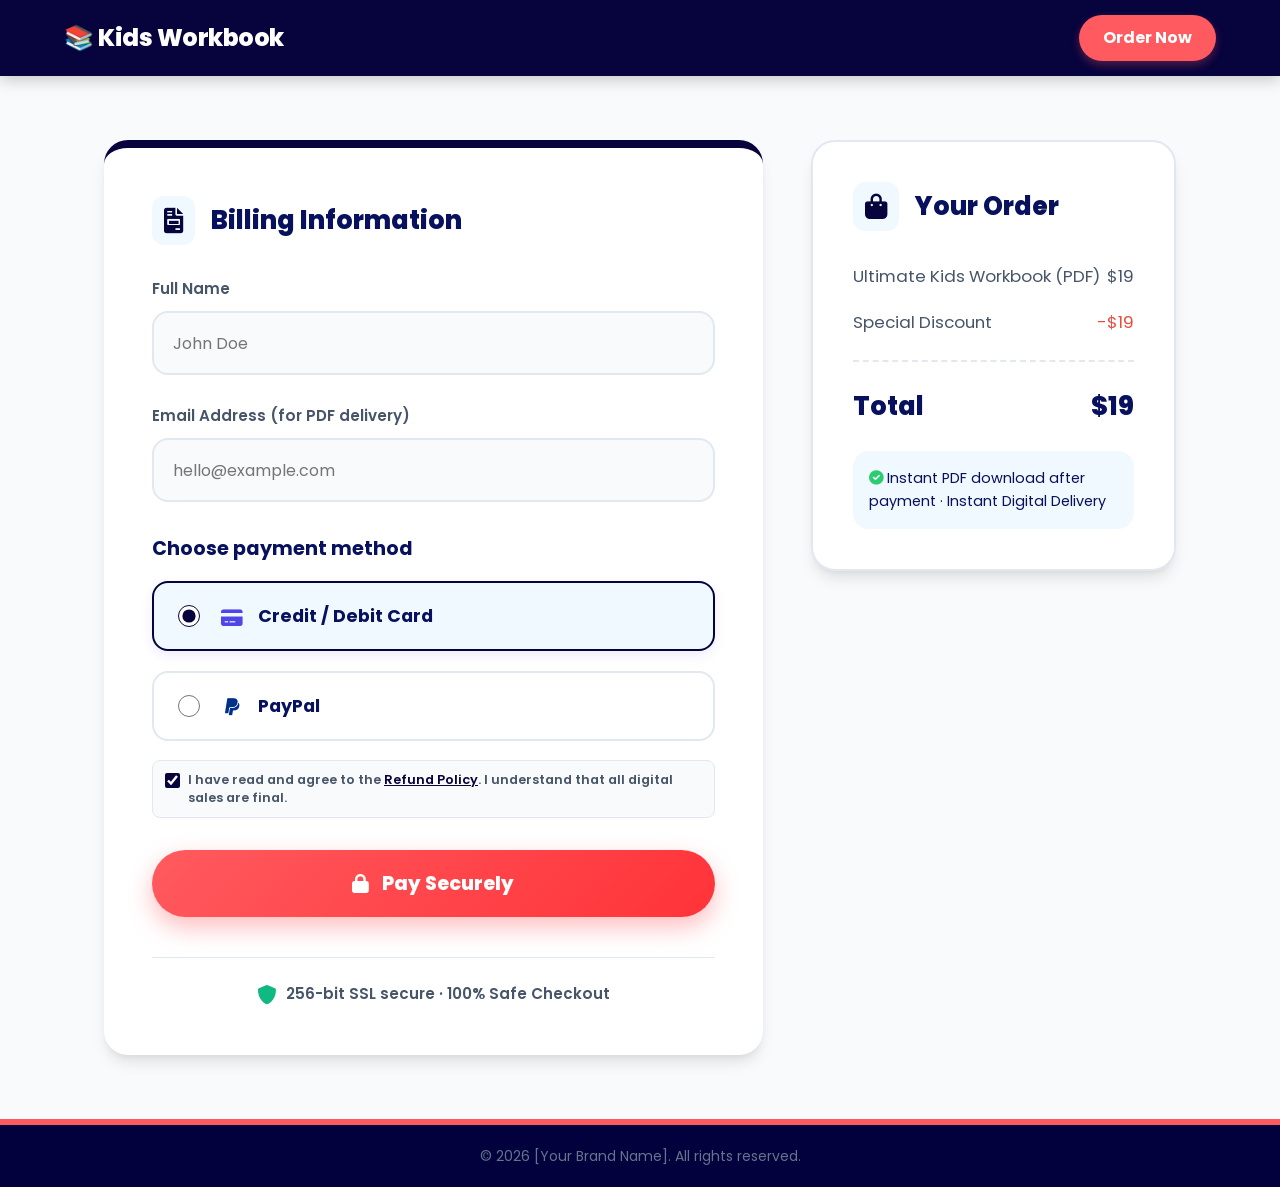
<file: frontend/checkout.html>
<!DOCTYPE html>
<html lang="en">

<head>
    <meta charset="UTF-8">
    <meta name="viewport" content="width=device-width, initial-scale=1.0">
    <title>Secure Checkout · Kids Workbook</title>
    <link href="https://fonts.googleapis.com/css2?family=Poppins:wght@400;600;700&display=swap" rel="stylesheet">
    <link rel="stylesheet" href="https://cdnjs.cloudflare.com/ajax/libs/font-awesome/6.0.0-beta3/css/all.min.css">
    <link rel="stylesheet" href="checkout.css">
    <link rel="stylesheet" href="index.css">
    <link rel="stylesheet" href="footer-style.css">
</head>

<body>
    <nav class="top-nav">
        <a href="#" class="nav-brand" style="text-decoration: none;">📚 Kids Workbook</a>
        <a href="checkout.html" class="nav-btn">Order Now</a>
    </nav>

    <div class="checkout-wrapper">
        <div class="form-box">
            <h2><i class="fas fa-file-invoice"></i> Billing Information</h2>
            <form id="checkout-form">
                <div class="form-group">
                    <label>Full Name</label>
                    <input type="text" id="name" placeholder="John Doe" required>
                </div>
                <div class="form-group">
                    <label>Email Address (for PDF delivery)</label>
                    <input type="email" id="email" placeholder="hello@example.com" required>
                </div>
                

                <h3 style="margin: 2rem 0 1rem; font-size: 1.2rem;">Choose payment method</h3>

                <div class="payment-option selected" data-method="Card">
                    <input type="radio" name="payment_method" value="Card" id="card" checked>
                    <div class="method-info">
                        <span class="method-name">
                            <i class="fas fa-credit-card" style="margin-right: 10px; color: #4F46E5;"></i>
                            Credit / Debit Card
                        </span>
                    </div>
                </div>

                <div class="payment-option" data-method="PayPal">
                    <input type="radio" name="payment_method" value="PayPal" id="paypal">
                    <div class="method-info">
                        <span class="method-name">
                            <i class="fab fa-paypal" style="margin-right: 10px; color: #003087;"></i>
                            PayPal
                        </span>
                    </div>
                </div>

                <div class="form-group policy-agreement"
                    style="display: flex; align-items: flex-start; gap: 8px; margin-top: 1.2rem; background: #F8FAFC; padding: 10px 12px; border-radius: 8px; border: 1px solid #E2E8F0;">
                    <input type="checkbox" id="agree-refund" checked
                        style="width: 15px; height: 15px; cursor: pointer; flex-shrink: 0; margin-top: 2px; accent-color: var(--c-primary);">
                    <label for="agree-refund"
                        style="font-size: 0.8rem; color: var(--c-text-gray); margin: 0; cursor: pointer; line-height: 1.4;">
                        I have read and agree to the <a href="refund-policy.html" target="_blank"
                            style="color: var(--c-primary); text-decoration: underline; font-weight: 600;">Refund
                            Policy</a>. I understand that all digital sales are final.
                    </label>
                </div>
                <button type="button" id="main-pay-button" class="btn-pay" onclick="payNow()">
                    <i class="fas fa-lock"></i> Pay Securely
                </button>

                <div class="trust-badge">
                    <i class="fas fa-shield-alt"></i> 256-bit SSL secure · 100% Safe Checkout
                </div>
            </form>
        </div>

        <div class="summary-box">
            <h2><i class="fas fa-shopping-bag"></i> Your Order</h2>
            <div class="summary-row">
                <span id="checkout-product-name">Ultimate Kids Workbook (PDF)</span>
                <span id="base-price">$19</span>
            </div>
            <div class="summary-row">
                <span>Special Discount</span>
                <span id="discount-price" style="color: #e74c3c;">-$19</span>
            </div>
            <div class="summary-row total-row" id="total-amount">
                <span>Total</span>
                <span id="final-price">$19</span>
            </div>
            <div
                style="background: #f0f9ff; padding: 1rem; border-radius: 16px; margin-top: 1.5rem; font-size: 0.9rem;">
                <i class="fas fa-check-circle" style="color: #2ecc71;"></i> Instant PDF download after payment · Instant
                Digital Delivery
            </div>
        </div>
    </div>

    <div class="popup" id="popup">
        <div class="popup-box">
            <h3>Processing Payment...</h3>
            <p>Please wait</p>
        </div>
    </div>
    <footer class="site-footer mini-footer">

        <div class="footer-bottom">
            <p>&copy; 2026 [Your Brand Name]. All rights reserved.</p>
        </div>
    </footer>
    <script src="config.js"></script>

    <script src="checkout.js"></script>
</body>

</html>
</file>
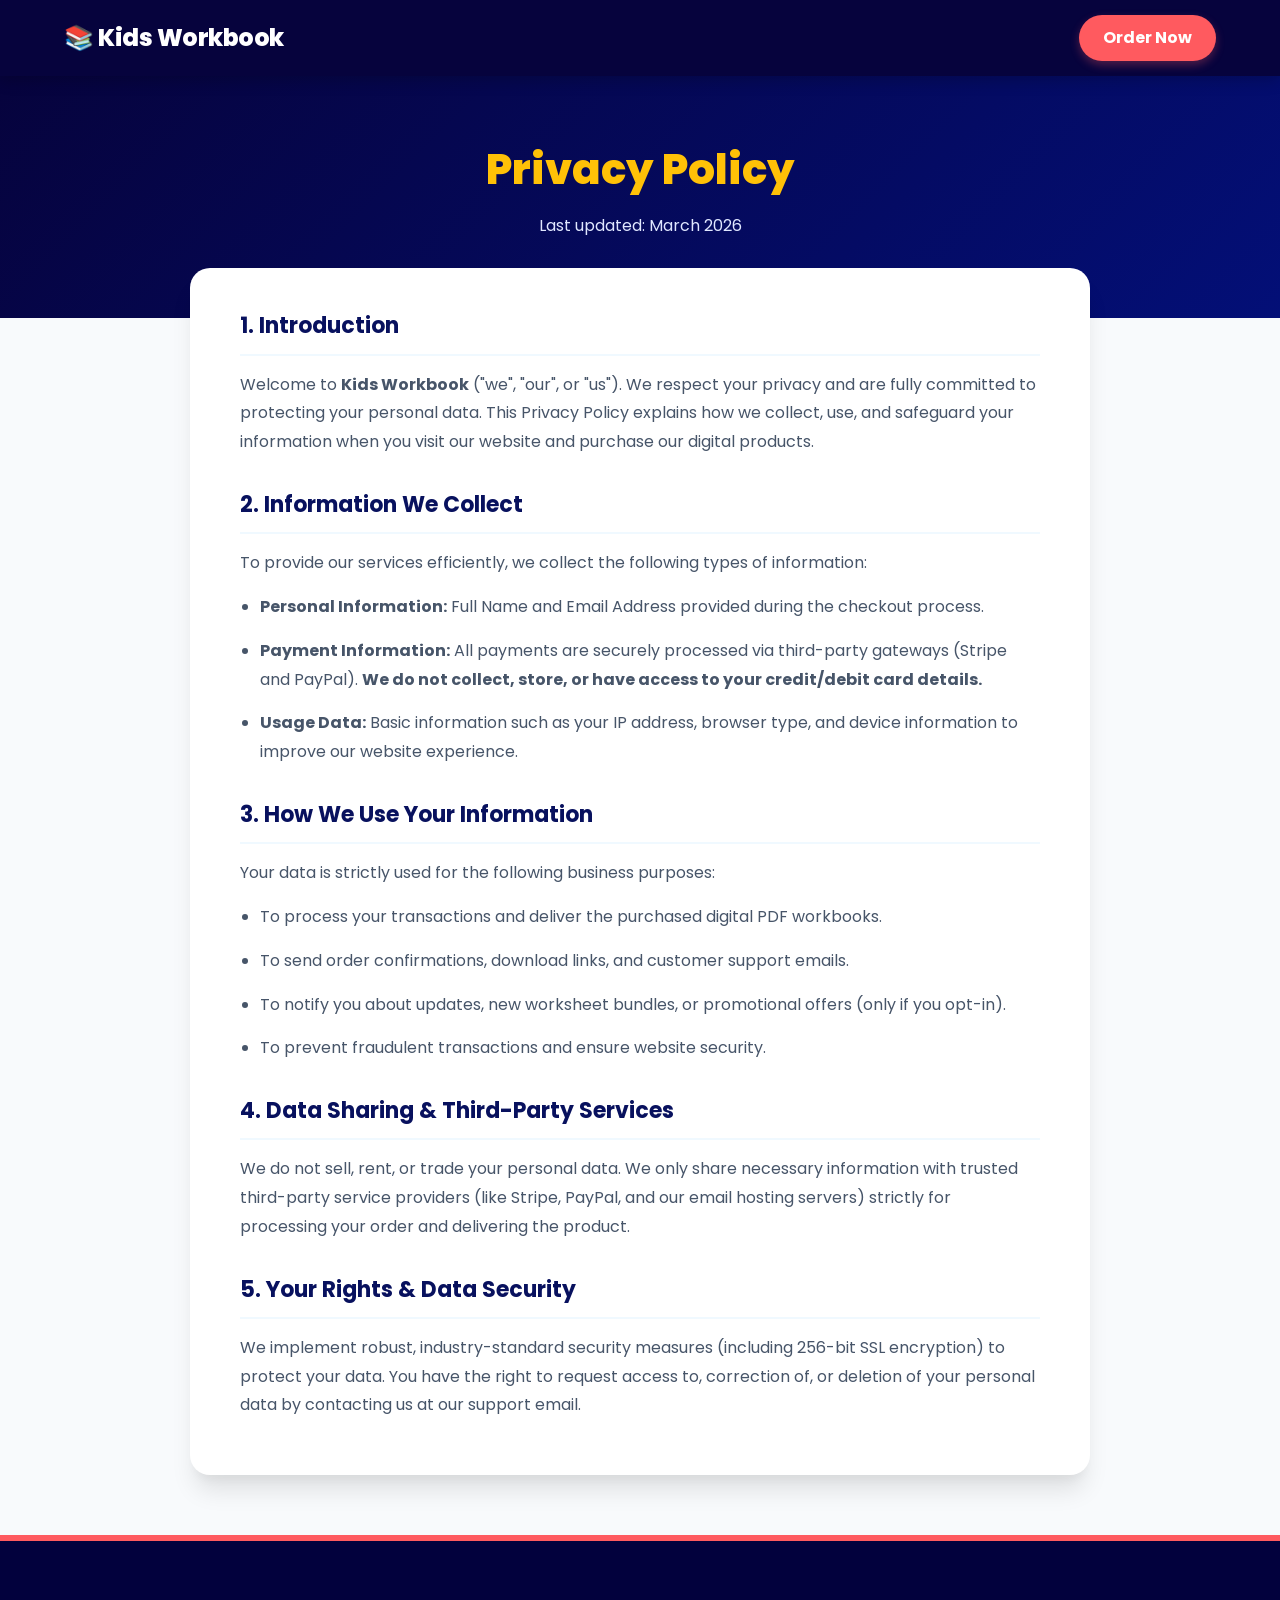
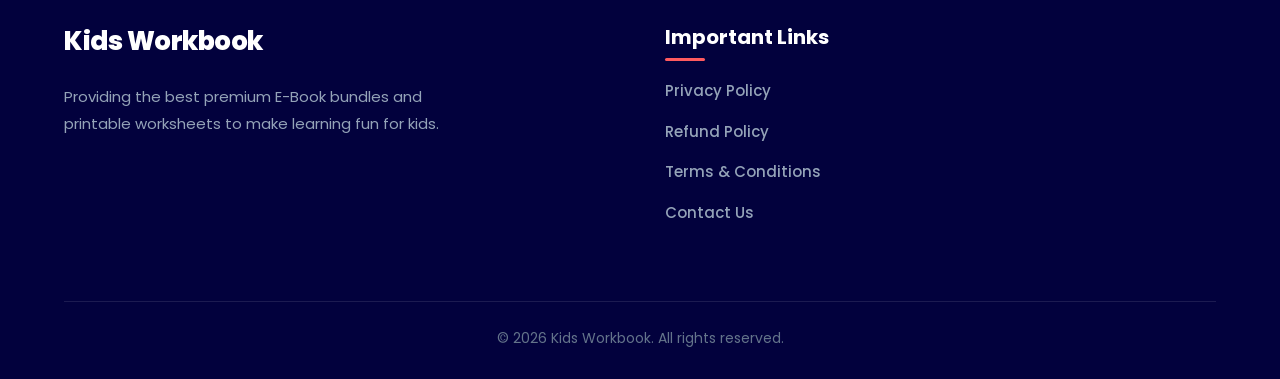
<file: frontend/privacy-policy.html>
<!DOCTYPE html>
<html lang="en">

<head>
    <meta charset="UTF-8">
    <meta name="viewport" content="width=device-width, initial-scale=1.0">
    <title>Privacy Policy - Kids Workbook</title>
    <link href="https://fonts.googleapis.com/css2?family=Poppins:wght@400;600;700;800&display=swap" rel="stylesheet">
    <link rel="stylesheet" href="index.css">
    <link rel="stylesheet" href="footer-style.css">
    <link rel="stylesheet" href="extra.css">
</head>

<body>
    <nav class="top-nav">
        <a href="index.html" class="nav-brand" style="text-decoration: none;">📚 Kids Workbook</a>
        <a href="checkout.html" class="nav-btn">Order Now</a>
    </nav>

    <main class="main-content">
        <div class="policy-header">
            <h1>Privacy Policy</h1>
            <p>Last updated: March 2026</p>
        </div>

        <div class="policy-container">
            <h2>1. Introduction</h2>
            <p>Welcome to <strong>Kids Workbook</strong> ("we", "our", or "us"). We respect your privacy and are fully
                committed to protecting your personal data. This Privacy Policy explains how we collect, use, and
                safeguard your information when you visit our website and purchase our digital products.</p>

            <h2>2. Information We Collect</h2>
            <p>To provide our services efficiently, we collect the following types of information:</p>
            <ul>
                <li><strong>Personal Information:</strong> Full Name and Email Address
                    provided during the checkout process.</li>
                <li><strong>Payment Information:</strong> All payments are securely processed via third-party gateways
                    (Stripe and PayPal). <strong>We do not collect, store, or have access to your credit/debit card
                        details.</strong></li>
                <li><strong>Usage Data:</strong> Basic information such as your IP address, browser type, and device
                    information to improve our website experience.</li>
            </ul>

            <h2>3. How We Use Your Information</h2>
            <p>Your data is strictly used for the following business purposes:</p>
            <ul>
                <li>To process your transactions and deliver the purchased digital PDF workbooks.</li>
                <li>To send order confirmations, download links, and customer support emails.</li>
                <li>To notify you about updates, new worksheet bundles, or promotional offers (only if you opt-in).</li>
                <li>To prevent fraudulent transactions and ensure website security.</li>
            </ul>

            <h2>4. Data Sharing & Third-Party Services</h2>
            <p>We do not sell, rent, or trade your personal data. We only share necessary information with trusted
                third-party service providers (like Stripe, PayPal, and our email hosting servers) strictly for
                processing your order and delivering the product.</p>

            <h2>5. Your Rights & Data Security</h2>
            <p>We implement robust, industry-standard security measures (including 256-bit SSL encryption) to protect
                your data. You have the right to request access to, correction of, or deletion of your personal data by
                contacting us at our support email.</p>
        </div>
    </main>

    <footer class="site-footer">
        <div class="footer-container">
            <div class="footer-brand">
                <h3>Kids Workbook</h3>
                <p>Providing the best premium E-Book bundles and printable worksheets to make learning fun for kids.</p>
            </div>

            <div class="footer-links">
                <h4>Important Links</h4>
                <ul>
                    <li><a href="privacy-policy.html">Privacy Policy</a></li>
                    <li><a href="refund-policy.html">Refund Policy</a></li>
                    <li><a href="terms-conditions.html">Terms & Conditions</a></li>
                    <li><a href="contact-us.html">Contact Us</a></li>
                </ul>
            </div>
        </div>
        <div class="footer-bottom">
            <p>&copy; 2026 Kids Workbook. All rights reserved.</p>
        </div>
    </footer>
    <script src="config.js"></script>
</body>

</html>
</file>
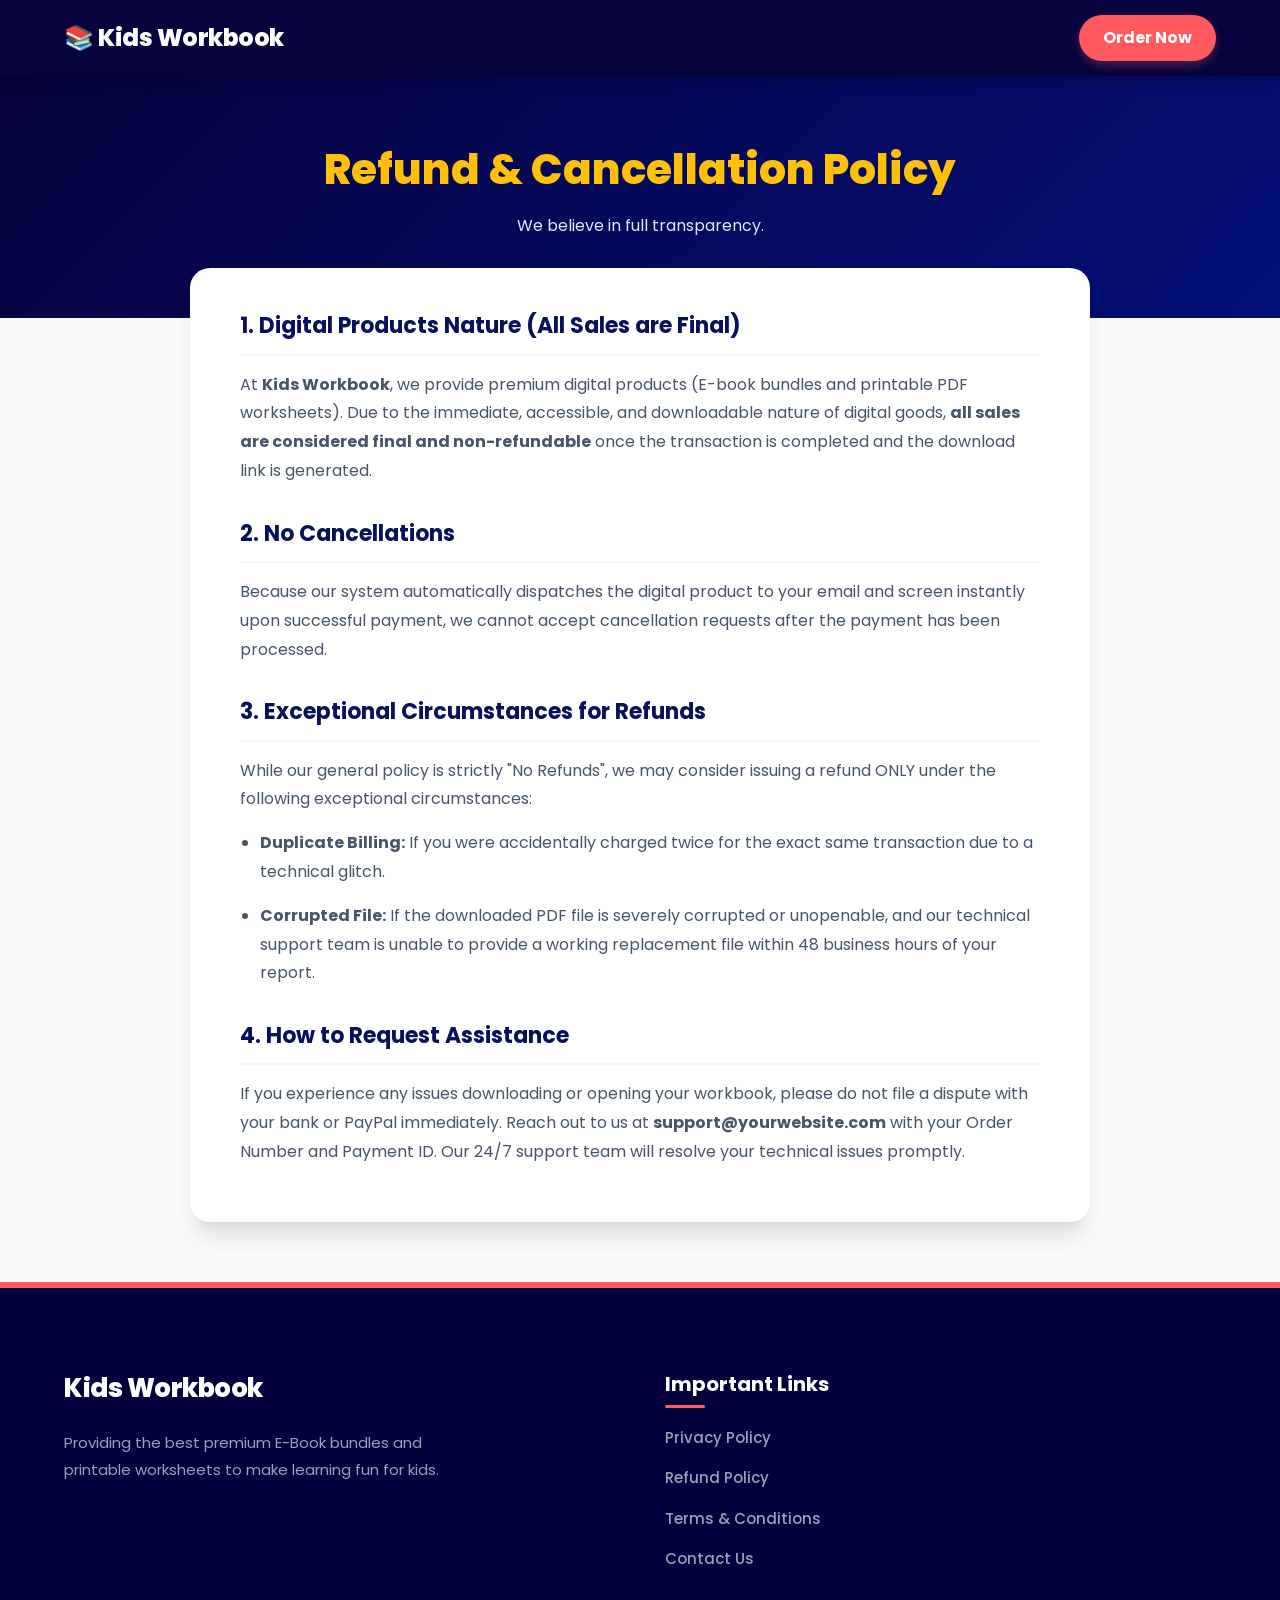
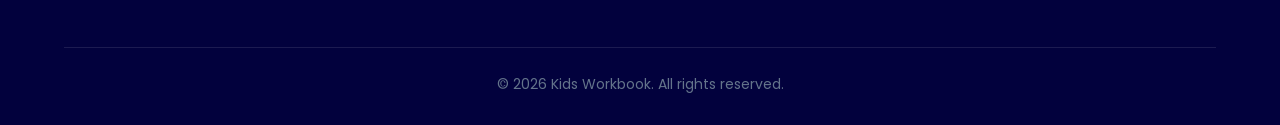
<file: frontend/refund-policy.html>
<!DOCTYPE html>
<html lang="en">

<head>
    <meta charset="UTF-8">
    <meta name="viewport" content="width=device-width, initial-scale=1.0">
    <title>Refund Policy - Kids Workbook</title>
    <link href="https://fonts.googleapis.com/css2?family=Poppins:wght@400;600;700;800&display=swap" rel="stylesheet">
    <link rel="stylesheet" href="index.css">
    <link rel="stylesheet" href="footer-style.css">
    <link rel="stylesheet" href="extra.css">
</head>

<body>
    <nav class="top-nav">
        <a href="index.html" class="nav-brand" style="text-decoration: none;">📚 Kids Workbook</a>
        <a href="checkout.html" class="nav-btn">Order Now</a>
    </nav>

    <main class="main-content">
        <div class="policy-header">
            <h1>Refund & Cancellation Policy</h1>
            <p>We believe in full transparency.</p>
        </div>

        <div class="policy-container">
            <h2>1. Digital Products Nature (All Sales are Final)</h2>
            <p>At <strong>Kids Workbook</strong>, we provide premium digital products (E-book bundles and printable PDF
                worksheets). Due to the immediate, accessible, and downloadable nature of digital goods, <strong>all
                    sales are considered final and non-refundable</strong> once the transaction is completed and the
                download link is generated.</p>

            <h2>2. No Cancellations</h2>
            <p>Because our system automatically dispatches the digital product to your email and screen instantly upon
                successful payment, we cannot accept cancellation requests after the payment has been processed.</p>

            <h2>3. Exceptional Circumstances for Refunds</h2>
            <p>While our general policy is strictly "No Refunds", we may consider issuing a refund ONLY under the
                following exceptional circumstances:</p>
            <ul>
                <li><strong>Duplicate Billing:</strong> If you were accidentally charged twice for the exact same
                    transaction due to a technical glitch.</li>
                <li><strong>Corrupted File:</strong> If the downloaded PDF file is severely corrupted or unopenable, and
                    our technical support team is unable to provide a working replacement file within 48 business hours
                    of your report.</li>
            </ul>

            <h2>4. How to Request Assistance</h2>
            <p>If you experience any issues downloading or opening your workbook, please do not file a dispute with your
                bank or PayPal immediately. Reach out to us at <strong>support@yourwebsite.com</strong> with your Order
                Number and Payment ID. Our 24/7 support team will resolve your technical issues promptly.</p>
        </div>
    </main>

    <footer class="site-footer">
        <div class="footer-container">
            <div class="footer-brand">
                <h3>Kids Workbook</h3>
                <p>Providing the best premium E-Book bundles and printable worksheets to make learning fun for kids.</p>
            </div>
            <div class="footer-links">
                <h4>Important Links</h4>
                <ul>
                    <li><a href="privacy-policy.html">Privacy Policy</a></li>
                    <li><a href="refund-policy.html">Refund Policy</a></li>
                    <li><a href="terms-conditions.html">Terms & Conditions</a></li>
                    <li><a href="contact-us.html">Contact Us</a></li>
                </ul>
            </div>
        </div>
        <div class="footer-bottom">
            <p>&copy; 2026 Kids Workbook. All rights reserved.</p>
        </div>
    </footer>
    <script src="config.js"></script>
</body>

</html>
</file>
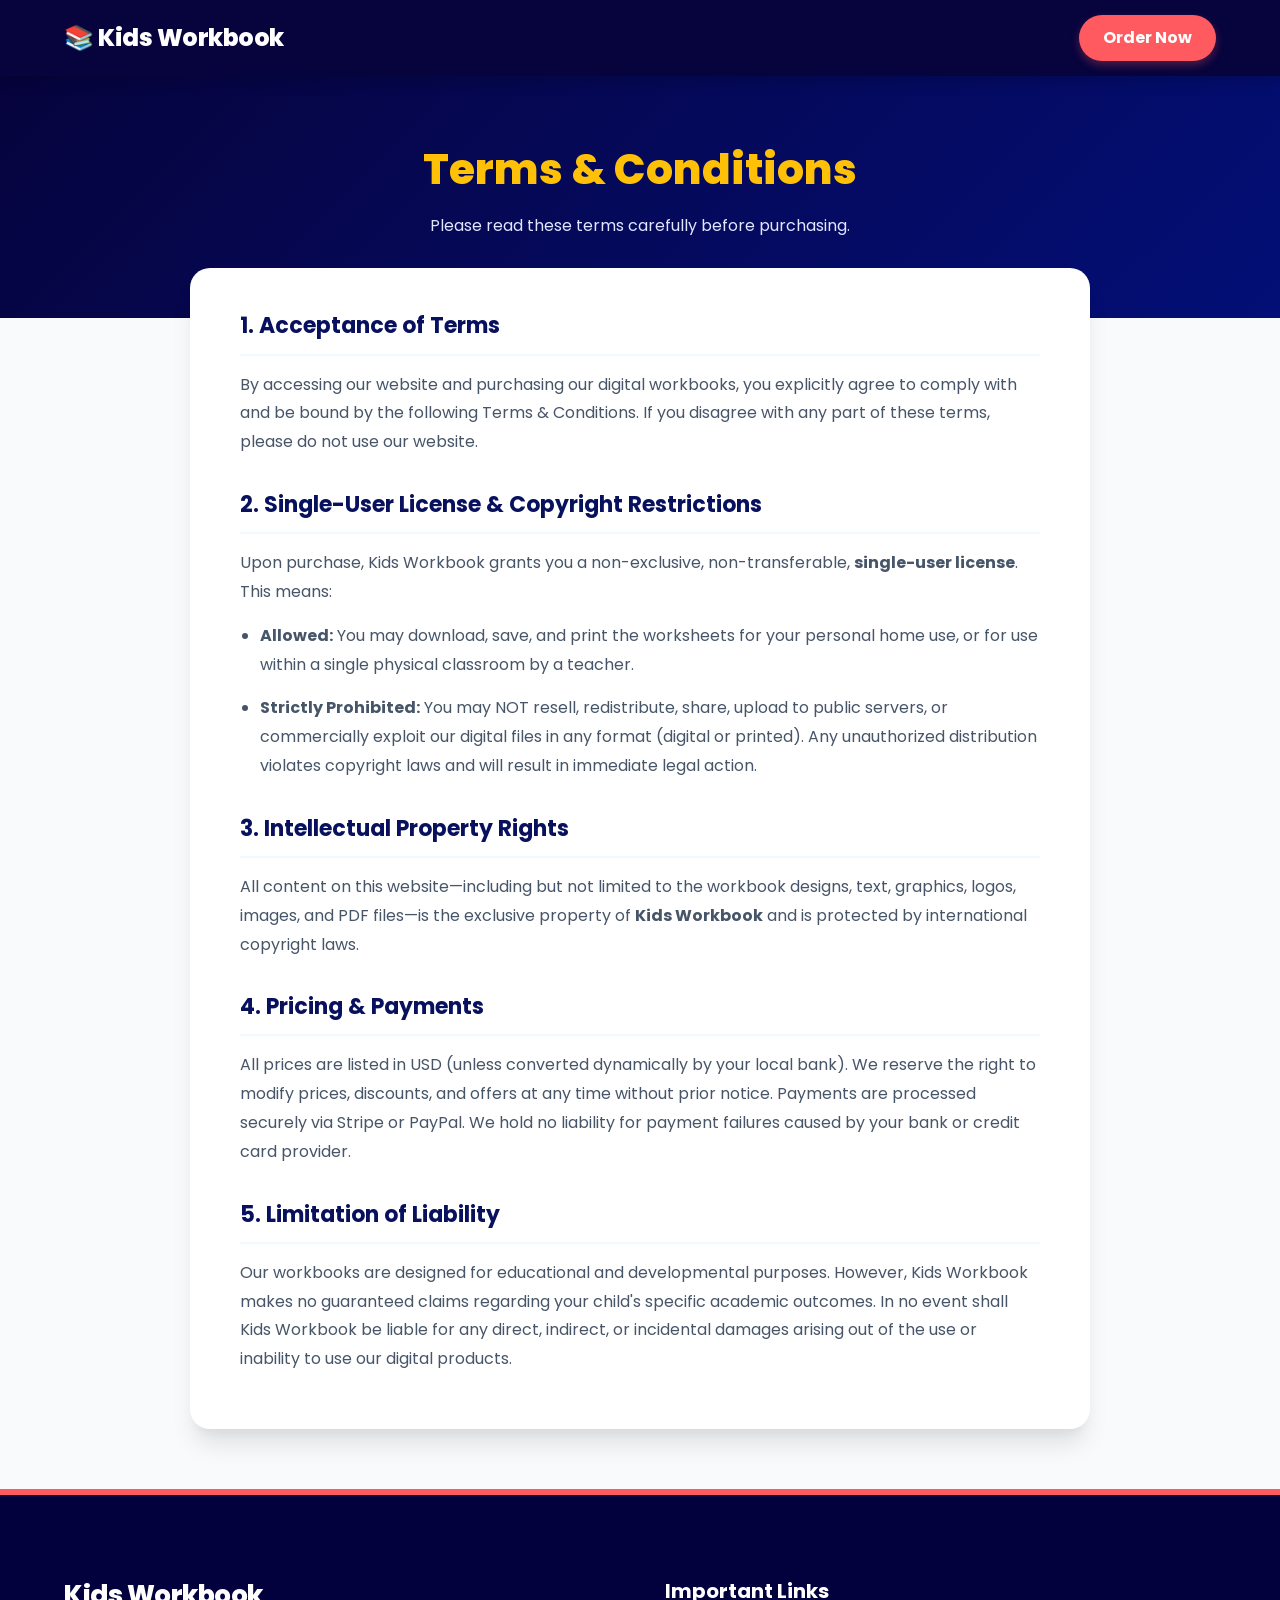
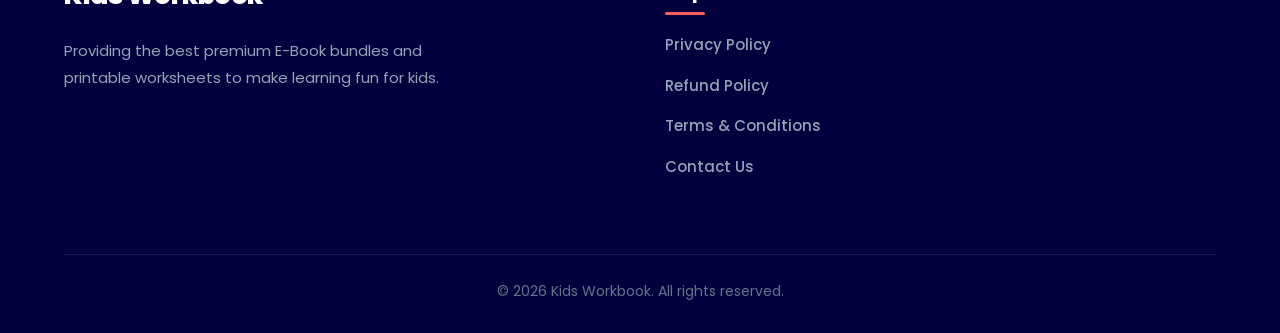
<file: frontend/terms-conditions.html>
<!DOCTYPE html>
<html lang="en">

<head>
    <meta charset="UTF-8">
    <meta name="viewport" content="width=device-width, initial-scale=1.0">
    <title>Terms & Conditions - Kids Workbook</title>
    <link href="https://fonts.googleapis.com/css2?family=Poppins:wght@400;600;700;800&display=swap" rel="stylesheet">
    <link rel="stylesheet" href="index.css">
    <link rel="stylesheet" href="footer-style.css">
    <link rel="stylesheet" href="extra.css">
</head>

<body>
    <nav class="top-nav">
        <a href="index.html" class="nav-brand" style="text-decoration: none;">📚 Kids Workbook</a>
        <a href="checkout.html" class="nav-btn">Order Now</a>
    </nav>

    <main class="main-content">
        <div class="policy-header">
            <h1>Terms & Conditions</h1>
            <p>Please read these terms carefully before purchasing.</p>
        </div>

        <div class="policy-container">
            <h2>1. Acceptance of Terms</h2>
            <p>By accessing our website and purchasing our digital workbooks, you explicitly agree to comply with and be
                bound by the following Terms & Conditions. If you disagree with any part of these terms, please do not
                use our website.</p>

            <h2>2. Single-User License & Copyright Restrictions</h2>
            <p>Upon purchase, Kids Workbook grants you a non-exclusive, non-transferable, <strong>single-user
                    license</strong>. This means:</p>
            <ul>
                <li><strong>Allowed:</strong> You may download, save, and print the worksheets for your personal home
                    use, or for use within a single physical classroom by a teacher.</li>
                <li><strong>Strictly Prohibited:</strong> You may NOT resell, redistribute, share, upload to public
                    servers, or commercially exploit our digital files in any format (digital or printed). Any
                    unauthorized distribution violates copyright laws and will result in immediate legal action.</li>
            </ul>

            <h2>3. Intellectual Property Rights</h2>
            <p>All content on this website—including but not limited to the workbook designs, text, graphics, logos,
                images, and PDF files—is the exclusive property of <strong>Kids Workbook</strong> and is protected by
                international copyright laws.</p>

            <h2>4. Pricing & Payments</h2>
            <p>All prices are listed in USD (unless converted dynamically by your local bank). We reserve the right to
                modify prices, discounts, and offers at any time without prior notice. Payments are processed securely
                via Stripe or PayPal. We hold no liability for payment failures caused by your bank or credit card
                provider.</p>

            <h2>5. Limitation of Liability</h2>
            <p>Our workbooks are designed for educational and developmental purposes. However, Kids Workbook makes no
                guaranteed claims regarding your child's specific academic outcomes. In no event shall Kids Workbook be
                liable for any direct, indirect, or incidental damages arising out of the use or inability to use our
                digital products.</p>
        </div>
    </main>

    <footer class="site-footer">
        <div class="footer-container">
            <div class="footer-brand">
                <h3>Kids Workbook</h3>
                <p>Providing the best premium E-Book bundles and printable worksheets to make learning fun for kids.</p>
            </div>
            <div class="footer-links">
                <h4>Important Links</h4>
                <ul>
                    <li><a href="privacy-policy.html">Privacy Policy</a></li>
                    <li><a href="refund-policy.html">Refund Policy</a></li>
                    <li><a href="terms-conditions.html">Terms & Conditions</a></li>
                    <li><a href="contact-us.html">Contact Us</a></li>
                </ul>
            </div>
        </div>
        <div class="footer-bottom">
            <p>&copy; 2026 Kids Workbook. All rights reserved.</p>
        </div>
    </footer>
    <script src="config.js"></script>
</body>

</html>
</file>
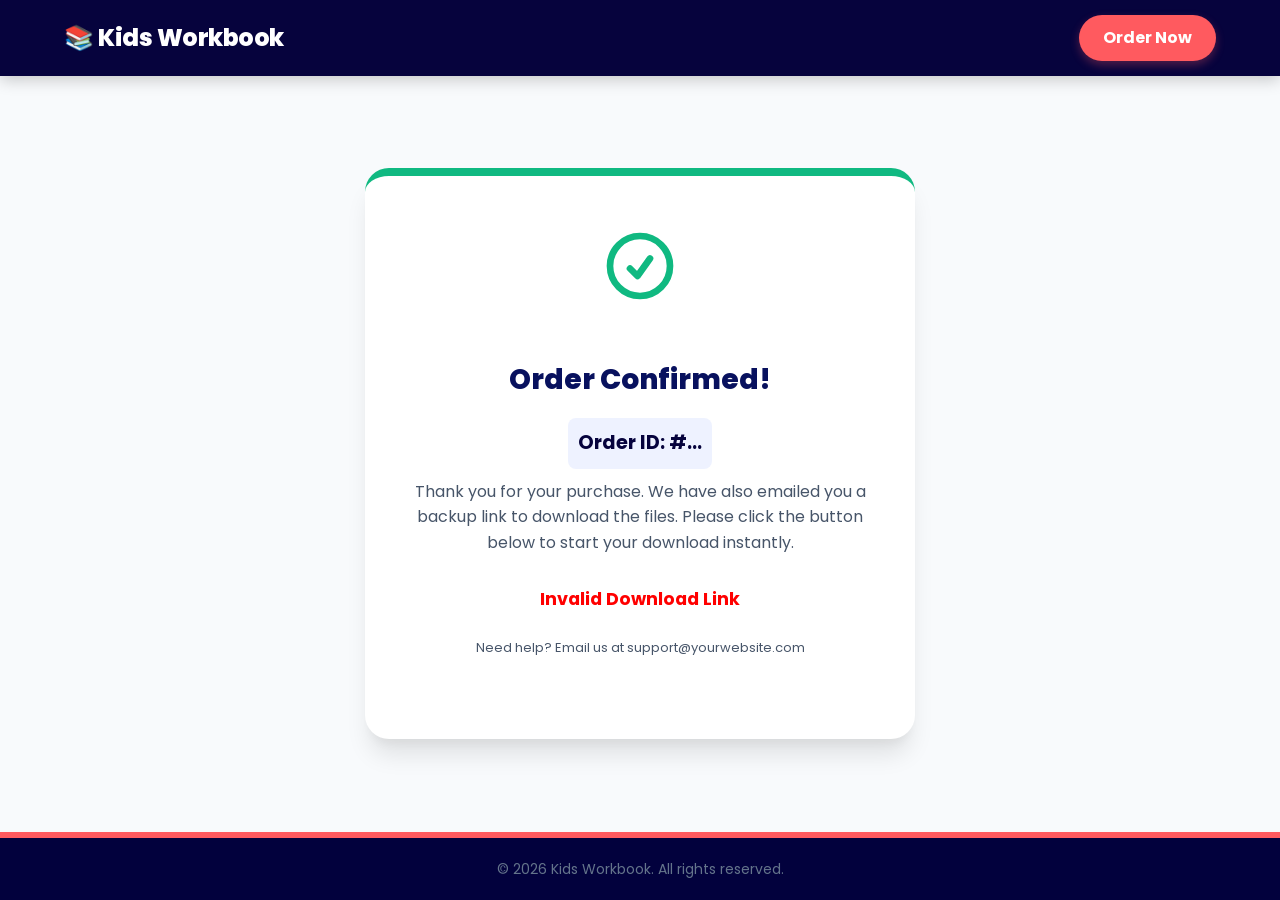
<file: frontend/thank-you.html>
<!DOCTYPE html>
<html lang="en">

<head>
    <meta charset="UTF-8">
    <meta name="viewport" content="width=device-width, initial-scale=1.0">
    <title>Payment Successful - Download Workbook</title>
    <link href="https://fonts.googleapis.com/css2?family=Poppins:wght@400;600;700;800&display=swap" rel="stylesheet">
    <link rel="stylesheet" href="index.css">
    <link rel="stylesheet" href="footer-style.css">
    <link rel="stylesheet" href="extra.css">

</head>

<body>
    <nav class="top-nav">
        <a href="index.html" class="nav-brand" style="text-decoration: none;">📚 Kids Workbook</a>
        <a href="checkout.html" class="nav-btn">Order Now</a>
    </nav>

    <main class="main-content success-wrap">
        <div class="success-card">

            <div class="icon">
                <svg xmlns="http://www.w3.org/2000/svg" fill="none" viewBox="0 0 24 24" stroke-width="2"
                    stroke="currentColor">
                    <path stroke-linecap="round" stroke-linejoin="round"
                        d="M9 12.75L11.25 15 15 9.75M21 12a9 9 0 11-18 0 9 9 0 0118 0z" />
                </svg>
            </div>

            <h1>Order Confirmed!</h1>
            <p style="font-size: 1.2rem; font-weight: bold; color: var(--c-primary); margin-bottom: 10px; background: #EEF2FF; padding: 10px; border-radius: 8px; display: inline-block;">
                Order ID: <span id="display-order-id">#...</span>
            </p>
            <p>Thank you for your purchase. We have also emailed you a backup link to download the files. Please click
                the button below to start your download instantly.</p>

            <div id="loading-status" style="margin: 20px 0; font-size: 1.1rem; color: #F59E0B; font-weight: bold;">
                <i class="fas fa-spinner fa-spin"></i> Please wait, preparing your download...
            </div>

            <a href="#" class="btn-download" id="download-btn" style="display: none;">
                <svg xmlns="http://www.w3.org/2000/svg" fill="none" viewBox="0 0 24 24" stroke-width="2.5"
                    stroke="currentColor" style="width: 24px; height: 24px;">
                    <path stroke-linecap="round" stroke-linejoin="round"
                        d="M3 16.5v2.25A2.25 2.25 0 005.25 21h13.5A2.25 2.25 0 0021 18.75V16.5M16.5 12L12 16.5m0 0L7.5 12m4.5 4.5V3" />
                </svg>
                <span>Download Worksheets Now</span>
            </a>

            <p style="margin-top: 25px; font-size: 13px; color: var(--c-text-gray);">Need help? Email us at
                support@yourwebsite.com</p>
        </div>
    </main>

    <footer class="site-footer mini-footer">
        <div class="footer-bottom">
            <p>&copy; 2026 Kids Workbook. All rights reserved.</p>
        </div>
    </footer>

    <script src="config.js"></script>
    <script src="thank-you.js"></script>
</body>

</html>
</file>
<file: frontend/checkout.css>
:root {
    --c-primary: #4F46E5;
    --c-secondary: #10B981;
    --c-action: #FF5A5F;
    --c-action-hover: #E0484D;
    --c-accent: #FFC107;
    --c-dark: #1E293B;
    --c-text-gray: #475569;
    --c-border: #E2E8F0;
    --c-bg-light: #F8FAFC;
    --c-bg-alt: #F0F9FF;
    --c-white: #FFFFFF;
    --shadow-sm: 0 4px 6px -1px rgba(0, 0, 0, 0.1);
    --shadow-md: 0 10px 15px -3px rgba(0, 0, 0, 0.1);
    --shadow-lg: 0 20px 25px -5px rgba(0, 0, 0, 0.1);
}

* {
    box-sizing: border-box;
    margin: 0;
    padding: 0;
}

body {
    font-family: 'Poppins', 'Arial', sans-serif;
    background-color: var(--c-bg-light);
    color: var(--c-dark);
    line-height: 1.6;
}


.checkout-wrapper {
    max-width: 1200px;
    margin: 4rem auto;
    display: flex;
    gap: 3rem;
    padding: 0 5%;
    flex-wrap: wrap;
    align-items: flex-start;
}


.form-box {
    flex: 2;
    min-width: 320px;
    background: var(--c-white);
    border-radius: 24px;
    box-shadow: var(--shadow-md);
    padding: 3rem;
    border-top: 8px solid var(--c-primary);
}


.summary-box {
    flex: 1;
    min-width: 320px;
    background: var(--c-white);
    border-radius: 24px;
    box-shadow: var(--shadow-md);
    padding: 2.5rem;
    position: sticky;
    top: 100px;
    border: 2px solid var(--c-border);
}

h2 {
    font-size: 1.6rem;
    font-weight: 800;
    color: var(--c-dark);
    margin-bottom: 2rem;
    display: flex;
    align-items: center;
    gap: 1rem;
}

h2 i {
    color: var(--c-primary);
    background: var(--c-bg-alt);
    padding: 12px;
    border-radius: 12px;
}


.form-group {
    margin-bottom: 1.8rem;
}

label {
    display: block;
    font-weight: 600;
    margin-bottom: 0.6rem;
    font-size: 0.95rem;
    color: var(--c-text-gray);
}

input,
select {
    width: 100%;
    padding: 1.1rem 1.2rem;
    border: 2px solid var(--c-border);
    border-radius: 16px;
    font-family: 'Poppins', sans-serif;
    font-size: 1rem;
    color: var(--c-dark);
    background: #F8FAFC;
    transition: all 0.3s ease;
}

input:focus {
    outline: none;
    border-color: var(--c-primary);
    background: var(--c-white);
    box-shadow: 0 0 0 4px rgba(79, 70, 229, 0.15);
}


.payment-option {
    border: 2px solid var(--c-border);
    border-radius: 16px;
    padding: 1.2rem 1.5rem;
    margin-bottom: 1.2rem;
    cursor: pointer;
    transition: all 0.3s ease;
    display: flex;
    align-items: center;
    gap: 1.2rem;
    background: var(--c-white);
}

.payment-option:hover {
    border-color: #CBD5E1;
    background: #F8FAFC;
}

.payment-option.selected {
    border-color: var(--c-primary);
    background: var(--c-bg-alt);
    box-shadow: 0 4px 12px rgba(79, 70, 229, 0.1);
}

.payment-option input[type="radio"] {
    width: 22px;
    height: 22px;
    accent-color: var(--c-primary);
    margin: 0;
    cursor: pointer;
}

.method-info {
    flex: 1;
    display: flex;
    align-items: center;
}

.method-name {
    font-weight: 700;
    font-size: 1.1rem;
    color: var(--c-dark);
}

.method-name i {
    font-size: 1.2rem;
    vertical-align: middle;
    width: 25px; 
    text-align: center;
}


.btn-pay {
    width: 100%;
    background: linear-gradient(135deg, var(--c-action) 0%, #FF3338 100%);
    color: var(--c-white);
    border: none;
    border-radius: 50px;
    padding: 1.2rem;
    font-size: 1.2rem;
    font-weight: 800;
    cursor: pointer;
    transition: all 0.3s cubic-bezier(0.175, 0.885, 0.32, 1.275);
    margin-top: 2rem;
    box-shadow: 0 10px 25px rgba(255, 90, 95, 0.4);
    display: flex;
    align-items: center;
    justify-content: center;
    gap: 0.8rem;
}

.btn-pay:hover {
    transform: translateY(-3px) scale(1.02);
    box-shadow: 0 15px 35px rgba(255, 90, 95, 0.5);
    background: linear-gradient(135deg, #FF3338 0%, var(--c-action) 100%);
}

.btn-pay:disabled {
    background: #CBD5E1;
    cursor: not-allowed;
    box-shadow: none;
    transform: none;
}


.summary-row {
    display: flex;
    justify-content: space-between;
    margin-bottom: 1.2rem;
    color: var(--c-text-gray);
    font-size: 1.05rem;
}

.total-row {
    font-weight: 800;
    font-size: 1.6rem;
    color: var(--c-dark);
    border-top: 2px dashed var(--c-border);
    padding-top: 1.5rem;
    margin-top: 1.5rem;
}

.trust-badge {
    text-align: center;
    margin-top: 2.5rem;
    font-size: 0.95rem;
    color: var(--c-text-gray);
    display: flex;
    align-items: center;
    justify-content: center;
    gap: 0.6rem;
    border-top: 1px solid var(--c-border);
    padding-top: 1.5rem;
    font-weight: 600;
}

.trust-badge i {
    color: var(--c-secondary);
    font-size: 1.2rem;
}


.popup {
    position: fixed;
    top: 0;
    left: 0;
    width: 100%;
    height: 100%;
    background: rgba(30, 41, 59, 0.8);
    backdrop-filter: blur(5px);
    display: none;
    justify-content: center;
    align-items: center;
    z-index: 2000;
}

.popup-box {
    background: var(--c-white);
    padding: 40px;
    border-radius: 24px;
    text-align: center;
    width: 90%;
    max-width: 400px;
    box-shadow: var(--shadow-lg);
    animation: slideUp 0.3s ease-out;
}

@keyframes slideUp {
    from {
        transform: translateY(20px);
        opacity: 0;
    }

    to {
        transform: translateY(0);
        opacity: 1;
    }
}

.popup-box h3 {
    margin-bottom: 15px;
    color: var(--c-dark);
    font-size: 1.5rem;
    font-weight: 800;
}

.popup-box p {
    color: var(--c-text-gray);
    font-size: 1.1rem;
}

.popup-box button {
    background: var(--c-primary);
    color: white;
    border: none;
    padding: 10px 25px;
    border-radius: 50px;
    font-weight: 600;
    margin-top: 20px;
    cursor: pointer;
    transition: 0.3s;
}

.popup-box button:hover {
    background: #3730A3;
}


@media (max-width: 850px) {
    .checkout-wrapper {
        flex-direction: column;
        margin: 2rem auto;
    }

    .form-box,
    .summary-box {
        width: 100%;
        padding: 2rem;
    }

    .summary-box {
        position: static;
    }
}

@media (max-width: 480px) {
    .form-box {
        padding: 1.5rem;
    }

    h2 {
        font-size: 1.4rem;
    }
}
</file>
<file: frontend/index.css>
:root {
    --c-primary: #06033d;
    --c-secondary: #10B981;
    --c-action: #FF5A5F;
    --c-action-hover: #E0484D;
    --c-accent: #FFC107;
    --c-dark: #08115e;
    --c-text-gray: #475569;
    --c-bg-light: #F8FAFC;
    --c-bg-alt: #F0F9FF;
    --c-white: #FFFFFF;
    --shadow-sm: 0 4px 6px -1px rgba(0, 0, 0, 0.1), 0 2px 4px -1px rgba(0, 0, 0, 0.06);
    --shadow-md: 0 10px 15px -3px rgba(0, 0, 0, 0.1), 0 4px 6px -2px rgba(0, 0, 0, 0.05);
    --shadow-lg: 0 20px 25px -5px rgba(0, 0, 0, 0.1), 0 10px 10px -5px rgba(0, 0, 0, 0.04);
}


* {
    margin: 0;
    padding: 0;
    box-sizing: border-box;
    font-family: 'Poppins', 'Arial', sans-serif;
}

body {
    background-color: var(--c-bg-light);
    color: var(--c-dark);
    line-height: 1.6;
    overflow-x: hidden;
}


.top-nav {
    display: flex;
    justify-content: space-between;
    align-items: center;
    padding: 15px 5%;
    
    background-color: var(--c-primary); 
    
    box-shadow: 0 4px 15px rgba(0, 0, 0, 0.2);
    
    position: sticky;
    top: 0;
    left: 0;
    width: 100%;
    z-index: 1000;
}

 /* chatgpt 
.top-nav {
    display: flex;
    justify-content: space-between;
    align-items: center;
    padding: 15px 5%;
    background-color: rgba(6, 3, 70, 0.50);
    backdrop-filter: blur(12px);
    -webkit-backdrop-filter: blur(12px);
    box-shadow: 0 4px 15px rgba(0, 0, 0, 0.2);
    
    position: sticky;
    top: 0;
    left: 0;
    width: 100%;
    z-index: 1000;
    
    transform: translateZ(0);
    -webkit-transform: translateZ(0);
    will-change: transform, backdrop-filter;
}
*/


.nav-brand {
    font-size: 24px;
    font-weight: 800;
    color: var(--c-white);
    letter-spacing: -0.5px;
}

.nav-btn {
    background-color: var(--c-action);
    color: var(--c-white);
    padding: 10px 24px;
    text-decoration: none;
    border-radius: 50px;
    font-weight: 700;
    transition: all 0.3s ease;
    box-shadow: 0 4px 10px rgba(255, 90, 95, 0.3);
}

.nav-btn:hover {
    background-color: var(--c-action-hover);
    transform: translateY(-2px);
    box-shadow: 0 6px 15px rgba(255, 90, 95, 0.4);
}

.container {
    max-width: 100%;
    margin: 0 auto;
    background-color: var(--c-bg-light);
}


.hero-section {
    background: linear-gradient(135deg, var(--c-primary) 0%, #04115f 100%);
    color: var(--c-white);
    padding: 80px 5% 100px;
    text-align: center;
    position: relative;
    overflow: hidden;
}

.hero-section::after {
    content: '';
    position: absolute;
    bottom: -50px;
    left: 0;
    width: 100%;
    height: 100px;
    background: var(--c-bg-light);
    clip-path: ellipse(60% 100px at 50% 100%);
}

.hero-content {
    display: flex;
    flex-direction: column;
    align-items: center;
    gap: 40px;
    position: relative;
    z-index: 2;
    max-width: 1200px;
    margin: 0 auto;
}

.hero-text {
    max-width: 700px;
}

.hero-section h1 {
    color: var(--c-accent);
    font-size: clamp(32px, 5vw, 48px);
    font-weight: 800;
    line-height: 1.2;
    margin-bottom: 20px;
    text-shadow: 0 2px 4px rgba(0, 0, 0, 0.2);
}

.hero-section p {
    font-size: 18px;
    line-height: 1.6;
    margin-bottom: 15px;
    color: #E0E7FF;
}

.hero-image {
    width: 100%;
    max-width: 450px;
    border-radius: 24px;
    border: 6px solid rgba(255, 255, 255, 0.2);
    box-shadow: var(--shadow-lg);
    transform: rotate(-2deg);
    transition: transform 0.3s ease;
}

.hero-image:hover {
    transform: rotate(0deg) scale(1.02);
}


.cta-container {
    padding: 40px 20px;
    background-color: transparent;
    text-align: center;
    position: relative;
    z-index: 10;
}

.btn-red {
    background: linear-gradient(135deg, var(--c-action) 0%, #FF3338 100%);
    color: var(--c-white);
    text-decoration: none;
    display: inline-block;
    padding: 18px 40px;
    max-width: 450px;
    width: 100%;
    font-size: 22px;
    font-weight: 800;
    border-radius: 50px;
    border: none;
    box-shadow: 0 10px 25px rgba(255, 90, 95, 0.4);
    cursor: pointer;
    transition: all 0.3s cubic-bezier(0.175, 0.885, 0.32, 1.275);
    animation: pulse-btn 2s infinite;
}

.btn-red:hover {
    transform: translateY(-5px) scale(1.03);
    box-shadow: 0 15px 35px rgba(255, 90, 95, 0.5);
    background: linear-gradient(135deg, #FF3338 0%, var(--c-action) 100%);
}

.btn-red .dynamic-price {
    display: block;
    margin-top: 5px;
    font-size: 15px;
    font-weight: 600;
    color: #FFE5E5;
    text-transform: uppercase;
    letter-spacing: 1px;
}

@keyframes pulse-btn {
    0% {
        box-shadow: 0 0 0 0 rgba(255, 90, 95, 0.7);
    }

    70% {
        box-shadow: 0 0 0 15px rgba(255, 90, 95, 0);
    }

    100% {
        box-shadow: 0 0 0 0 rgba(255, 90, 95, 0);
    }
}


.benefit-title-wrapper {
    padding: 60px 20px 20px;
    text-align: center;
    background-color: var(--c-bg-alt);
}

.benifit-titall {
    color: var(--c-dark);
    font-size: clamp(24px, 4vw, 36px);
    font-weight: 800;
    position: relative;
    display: inline-block;
}

.benifit-titall::after {
    content: '';
    position: absolute;
    width: 60%;
    height: 4px;
    background-color: var(--c-accent);
    bottom: -10px;
    left: 20%;
    border-radius: 2px;
}

.features-section {
    padding: 40px 5% 80px;
    background-color: var(--c-bg-alt);
}

.features-grid {
    display: grid;
    grid-template-columns: repeat(auto-fit, minmax(300px, 1fr));
    gap: 30px;
    max-width: 1200px;
    margin: 0 auto;
}

.feature-box {
    background-color: var(--c-white);
    padding: 30px;
    border-radius: 24px;
    display: flex;
    align-items: flex-start;
    box-shadow: var(--shadow-md);
    border: 2px solid transparent;
    transition: all 0.3s ease;
    position: relative;
    overflow: hidden;
}

.feature-box::before {
    content: '';
    position: absolute;
    top: 0;
    left: 0;
    width: 6px;
    height: 100%;
    background-color: var(--c-secondary);
}

.feature-box:hover {
    transform: translateY(-5px);
    box-shadow: var(--shadow-lg);
    border-color: rgba(16, 185, 129, 0.2);
}

.feature-icon {
    width: 60px;
    height: 60px;
    margin-right: 20px;
    border-radius: 16px;
    object-fit: contain;
    background: #F0FDF4;
    padding: 10px;
}

.feature-text h3 {
    font-size: 20px;
    font-weight: 700;
    color: var(--c-dark);
    margin-bottom: 10px;
}

.feature-text p {
    font-size: 15px;
    color: var(--c-text-gray);
    line-height: 1.6;
}


.addiction-section-wrapper {
    background: linear-gradient(to right, #FFF1F2, #FFE4E6);
    color: var(--c-dark);
    display: flex;
    justify-content: center;
    padding: 80px 5%;
}

.addiction-container {
    max-width: 900px;
    text-align: center;
    width: 100%;
    background: var(--c-white);
    padding: 50px;
    border-radius: 30px;
    box-shadow: var(--shadow-lg);
    border-top: 8px solid var(--c-action);
}

.addiction-container h2.addiction-title {
    font-size: clamp(28px, 4vw, 42px);
    font-weight: 900;
    margin-bottom: 15px;
    color: var(--c-action);
    text-transform: uppercase;
}

.addiction-container .subtitle {
    font-size: 18px;
    font-weight: 600;
    color: var(--c-text-gray);
    margin-bottom: 40px;
}

.effects-list {
    display: grid;
    grid-template-columns: repeat(auto-fit, minmax(280px, 1fr));
    gap: 20px;
    margin-bottom: 40px;
}

.effect-item {
    background: var(--c-bg-light);
    color: var(--c-dark);
    display: flex;
    align-items: flex-start;
    padding: 20px;
    text-align: left;
    font-size: 15px;
    border-radius: 16px;
    box-shadow: var(--shadow-sm);
    transition: transform 0.2s;
    border: 1px solid #FEE2E2;
}

.effect-item:hover {
    transform: translateY(-3px);
    background: #FEF2F2;
}

.effect-item i {
    width: 40px;
    font-size: 24px;
    color: var(--c-action);
    margin-top: 2px;
}

.promo-text {
    font-size: 18px;
    line-height: 1.6;
    color: var(--c-text-gray);
    margin-bottom: 30px;
    background: #F0FDF4;
    padding: 20px;
    border-radius: 16px;
    border: 2px dashed var(--c-secondary);
}

.promo-text strong {
    color: var(--c-secondary);
    font-weight: 800;
}


.worksheet-section {
    background-color: #06033d;
    padding: 80px 5%;
    text-align: center;
}

.section-title {
    color: var(--c-accent);
    font-size: clamp(24px, 4vw, 36px);
    font-weight: 800;
    text-transform: uppercase;
    margin-bottom: 50px;
    letter-spacing: 1px;
}

.cards-container,
.grid-container {
    display: grid;
    grid-template-columns: repeat(4, 1fr);
    gap: 30px;
    max-width: 1200px;
    margin: 0 auto;
}

.card {
    background-color: var(--c-white);
    width: 100%;
    padding: 1px;
    border-radius: 10px;
    box-shadow: var(--shadow-md);
    display: flex;
    flex-direction: column;
    transition: transform 0.3s ease;
}

.card:hover {
    transform: translateY(-10px);
    box-shadow: var(--shadow-lg);
}

.image-container {
    width: 100%;
    height: 220px;
    border-radius: 16px;
    background-color: var(--c-bg-light);
    overflow: hidden;
    position: relative;
}

.image-slider {
    display: flex;
    width: 300%;
    height: 100%;
    transition: transform 0.5s ease-in-out;
}

.image-slider img {
    width: 33.333%;
    height: 100%;
    object-fit: cover;
}

.card-label {
    background-color: var(--c-bg-alt);
    color: var(--c-primary);
    padding: 15px;
    font-size: 16px;
    font-weight: 800;
    border-radius: 12px;
    text-transform: capitalize;
    margin-top: 20px;
    border: 1px solid #DBEAFE;
}


.gallery-section {
    padding: 80px 5%;
    text-align: center;
    background-color: var(--c-bg-light);
}

.gallery-section h2 {
    font-size: clamp(24px, 4vw, 36px);
    font-weight: 800;
    margin-bottom: 40px;
    color: var(--c-dark);
}

.grid-item {
    width: 100%;
    height: 280px;
    border-radius: 24px;
    border: none;
    box-shadow: var(--shadow-md);
    overflow: hidden;
    background: #000;
}

.grid-item video,
.grid-item iframe {
    width: 100%;
    height: 100%;
    object-fit: cover;
    pointer-events: none;
    opacity: 0.9;
    transition: opacity 0.3s;
}

.grid-item:hover video {
    opacity: 1;
}


.carousel-section-wrapper {
    background: #06033d;
    color: var(--c-white);
    display: flex;
    justify-content: center;
    align-items: center;
    padding: 80px 5%;
}

.carousel-section-container {
    width: 100%;
    max-width: 1100px;
    text-align: center;
}

.carousel-section-container h1 {
    font-size: clamp(28px, 4vw, 42px);
    margin-bottom: 40px;
    font-weight: 800;
    color: var(--c-accent);
}

.carousel-wrapper {
    overflow: hidden;
    width: 100%;
    position: relative;
    padding: 20px 0;
}

.carousel-track {
    display: flex;
    gap: 20px;
    transition: transform 0.5s cubic-bezier(0.25, 1, 0.5, 1);
    transform: translateX(0);
}

.carousel-card {
    background-color: transparent;
    min-width: calc(33.333% - 13.33px);
    height: 400px;
    border-radius: 20px;
    padding: 0;
    display: flex;
    align-items: center;
    border: 4px solid rgba(255, 255, 255, 0.1);
    box-shadow: var(--shadow-md);
    overflow: hidden;
    transition: transform 0.3s;
}

.carousel-card:hover {
    transform: scale(1.03);
    border-color: var(--c-accent);
}

.carousel-image {
    width: 100%;
    height: 100%;
    object-fit: cover;
}

.dots-container {
    display: flex;
    justify-content: center;
    gap: 12px;
    margin: 30px 0 40px;
}

.dot {
    width: 14px;
    height: 14px;
    background-color: var(--c-text-gray);
    border-radius: 50%;
    cursor: pointer;
    transition: all 0.3s;
}

.dot.active {
    background-color: var(--c-accent);
    transform: scale(1.3);
}


.faq-section {
    padding: 80px 5%;
    background-color: var(--c-bg-alt);
    display: flex;
    flex-direction: column;
    align-items: center;
}

.faq-section h2 {
    color: var(--c-dark);
    font-size: clamp(28px, 4vw, 42px);
    font-weight: 800;
    margin-bottom: 50px;
    text-align: center;
}

.faq-container {
    width: 100%;
    max-width: 850px;
    display: flex;
    flex-direction: column;
    gap: 20px;
}

.faq-item {
    background-color: var(--c-white);
    border-radius: 16px;
    overflow: hidden;
    box-shadow: var(--shadow-sm);
    border: 1px solid #E2E8F0;
    transition: box-shadow 0.3s ease;
}

.faq-item:hover {
    box-shadow: var(--shadow-md);
}

.faq-question {
    width: 100%;
    text-align: left;
    background: none;
    border: none;
    padding: 24px 30px;
    font-size: 18px;
    color: var(--c-dark);
    font-weight: 700;
    cursor: pointer;
    display: flex;
    justify-content: space-between;
    align-items: center;
    transition: background-color 0.3s ease;
}

.faq-question:hover {
    background-color: #F8FAFC;
}

.faq-question .icon {
    font-size: 24px;
    color: var(--c-primary);
    transition: transform 0.4s cubic-bezier(0.175, 0.885, 0.32, 1.275);
    background: #EEF2FF;
    width: 40px;
    height: 40px;
    display: flex;
    align-items: center;
    justify-content: center;
    border-radius: 50%;
}

.faq-question.active .icon {
    transform: rotate(45deg);
    background: var(--c-action);
    color: white;
}

.faq-answer {
    max-height: 0;
    overflow: hidden;
    transition: max-height 0.4s ease-out;
    background-color: var(--c-white);
}

.faq-answer p {
    padding: 0 30px 24px 30px;
    font-size: 16px;
    color: var(--c-text-gray);
    line-height: 1.7;
}


.premium-bundle-section {
    background: #06033d;
    padding: 40px 5%;
    color: var(--c-white);
}

.premium-container {
    max-width: 1200px;
    margin: 0 auto;
}

.text-white {
    color: var(--c-white) !important;
}

.bundle-content {
    display: flex;
    flex-wrap: wrap;
    align-items: center;
    gap: 50px;
}

.bundle-image-box {
    flex: 1;
    min-width: 300px;
    background: var(--c-white);
    padding: 15px;
    border-radius: 12px;
    border: 3px solid #EF4444;
    text-align: center;
}

.printer-img {
    width: 100%;
    max-width: 400px;
    height: auto;
    border-radius: 8px;
}

.bundle-features {
    flex: 1.2;
    min-width: 300px;
    display: flex;
    flex-direction: column;
    gap: 35px;
}

.b-feature-item {
    display: flex;
    gap: 20px;
    align-items: flex-start;
}

.b-icon {
    font-size: 30px;
    margin-top: 5px;
}

.print-icon {
    color: #EF4444;
}

.track-icon {
    color: #F59E0B;
}

.award-icon {
    color: #3B82F6;
}

.b-text h3 {
    font-size: 22px;
    font-weight: 800;
    margin-bottom: 8px;
}

.b-text p {
    color: #CBD5E1;
    font-size: 15px;
    line-height: 1.6;
}

.recommend-grid {
    display: grid;
    grid-template-columns: repeat(auto-fit, minmax(280px, 1fr));
    gap: 30px;
}

.rec-card {
    background: var(--c-white);
    border-radius: 12px;
    padding: 40px 30px;
    text-align: center;
    box-shadow: var(--shadow-md);
    transition: transform 0.3s ease;
}

.rec-card:hover {
    transform: translateY(-5px);
}

.rec-card.border-red {
    border-bottom: 6px solid #EF4444;
}

.rec-card.border-yellow {
    border-bottom: 6px solid #F59E0B;
}

.rec-card.border-blue {
    border-bottom: 6px solid #3B82F6;
}

.rec-icon {
    font-size: 45px;
    margin-bottom: 20px;
}

.rec-card h3 {
    font-size: 20px;
    font-weight: 800;
    margin-bottom: 15px;
}

.rec-card p {
    color: var(--c-text-gray);
    font-size: 14px;
    line-height: 1.6;
}

@media (min-width: 1024px) {
    .hero-content {
        flex-direction: row;
        text-align: left;
        justify-content: space-between;
    }

    .hero-text {
        margin-right: 40px;
    }

    .hero-section::after {
        clip-path: ellipse(70% 120px at 50% 100%);
    }
}

@media (max-width: 1024px) {

    .cards-container,
    .grid-container {
        grid-template-columns: repeat(3, 1fr);
    }
}

@media (max-width: 768px) {

    .cards-container,
    .grid-container {
        grid-template-columns: repeat(2, 1fr);
    }

    .carousel-card {
        min-width: calc(50% - 10px);
    }

    .addiction-container {
        padding: 30px 20px;
    }

    .top-nav {
        padding: 15px 20px;
    }

    .btn-red {
        font-size: 18px;
        padding: 15px 30px;
    }
}

@media (max-width: 600px) {

    .cards-container,
    .grid-container {
        grid-template-columns: 1fr;
    }

    .image-container {
        height: 260px;
    }

    .hero-section {
        padding: 60px 20px 80px;
    }
}

@media (max-width: 480px) {
    .carousel-card {
        min-width: 100%;
    }

    .faq-question {
        font-size: 16px;
        padding: 20px;
    }

    .feature-box {
        flex-direction: column;
        text-align: center;
        align-items: center;
    }

    .feature-icon {
        margin: 0 0 15px 0;
    }

    .effect-item {
        flex-direction: column;
        text-align: center;
    }

    .effect-item i {
        margin-bottom: 10px;
    }
}
</file>
<file: frontend/footer-style.css>
.site-footer {
    background-color: #02013d;
    color: var(--c-white, #FFFFFF);
    padding: 80px 5% 30px;
    font-family: 'Poppins', 'Arial', sans-serif;
    border-top: 6px solid var(--c-action, #FF5A5F);
    position: relative;
}

.footer-container {
    max-width: 1200px;
    margin: 0 auto;
    display: flex;
    justify-content: space-between;
    flex-wrap: wrap;
    gap: 50px;
}

.footer-brand {
    flex: 1;
    min-width: 280px;
}

.footer-brand h3 {
    font-size: 26px;
    font-weight: 800;
    margin-bottom: 20px;
    color: var(--c-white, #FFFFFF);
    letter-spacing: -0.5px;
}

.footer-brand h3 span {
    color: var(--c-accent, #FFC107);
}

.footer-brand p {
    color: #94A3B8;
    font-size: 15px;
    line-height: 1.8;
    max-width: 380px;
}

.footer-links {
    flex: 1;
    min-width: 250px;
}

.footer-links h4 {
    font-size: 20px;
    font-weight: 700;
    margin-bottom: 25px;
    color: var(--c-white, #FFFFFF);
    position: relative;
    display: inline-block;
}

.footer-links h4::after {
    content: '';
    position: absolute;
    left: 0;
    bottom: -8px;
    width: 40px;
    height: 3px;
    background-color: var(--c-action, #FF5A5F);
    border-radius: 2px;
}

.footer-links ul {
    list-style: none;
    padding: 0;
}

.footer-links li {
    margin-bottom: 15px;
}

.footer-links a {
    color: #94A3B8;
    text-decoration: none;
    font-size: 15px;
    font-weight: 500;
    transition: all 0.3s ease;
    display: inline-block;
}

.footer-links a:hover {
    color: var(--c-white, #FFFFFF);
    transform: translateX(6px);
}

.footer-bottom {
    max-width: 1200px;
    margin: 60px auto 0;
    padding-top: 25px;
    border-top: 1px solid rgba(255, 255, 255, 0.1);
    text-align: center;
    display: flex;
    flex-direction: column;
    align-items: center;
    gap: 15px;
}

.footer-bottom p {
    color: #64748B;
    font-size: 14px;
}


@media (max-width: 768px) {
    .site-footer {
        padding: 60px 5% 30px;
    }

    .footer-container {
        flex-direction: column;
        gap: 40px;
    }

    .footer-brand p {
        max-width: 100%;
    }
}



.site-footer.mini-footer {
    padding: 20px 5%;
}

.site-footer.mini-footer .footer-bottom {
    margin-top: 0;
    padding-top: 0;
    border-top: none;
}
</file>
<file: frontend/extra.css>
body {
    display: flex;
    flex-direction: column;
    min-height: 100vh;
    margin: 0;
}

main.main-content {
    flex: 1;
    background-color: var(--c-bg-light, #F8FAFC);
}


.policy-header {
    background: linear-gradient(135deg, var(--c-primary, #120d6e) 0%, #030f77 100%);
    padding: 60px 20px 80px;
    text-align: center;
    color: var(--c-white, #FFFFFF);
}

.policy-header h1 {
    font-size: clamp(28px, 5vw, 42px);
    font-weight: 800;
    color: var(--c-accent, #FFC107);
    margin-bottom: 10px;
}

.policy-header p {
    font-size: 16px;
    color: #E0E7FF;
}

.policy-container {
    max-width: 900px;
    margin: -50px auto 60px;
    background: var(--c-white, #FFFFFF);
    padding: 40px 50px;
    border-radius: 20px;
    box-shadow: var(--shadow-lg, 0 20px 25px -5px rgba(0, 0, 0, 0.1));
    position: relative;
    z-index: 10;
}

.policy-container h2 {
    color: var(--c-dark, #08115e);
    font-size: 22px;
    font-weight: 700;
    margin-top: 30px;
    margin-bottom: 15px;
    border-bottom: 2px solid var(--c-bg-alt, #F0F9FF);
    padding-bottom: 10px;
}

.policy-container h2:first-child {
    margin-top: 0;
}

.policy-container p,
.policy-container li {
    font-size: 16px;
    color: var(--c-text-gray, #475569);
    line-height: 1.8;
    margin-bottom: 15px;
}

.policy-container ul {
    margin-left: 20px;
    margin-bottom: 20px;
}


.success-wrap {
    display: flex;
    align-items: center;
    justify-content: center;
    padding: 60px 20px;
    min-height: 70vh;
    background-color: var(--c-bg-alt, #F0F9FF);
}

.success-card {
    background: var(--c-white, #FFFFFF);
    max-width: 550px;
    width: 100%;
    text-align: center;
    padding: 50px 40px;
    border-radius: 24px;
    box-shadow: var(--shadow-lg, 0 20px 25px -5px rgba(0, 0, 0, 0.1));
    border-top: 8px solid var(--c-secondary, #10B981);
}

.success-card .icon {
    font-size: 70px;
    color: var(--c-secondary, #10B981);
    margin-bottom: 20px;
    animation: popIn 0.5s cubic-bezier(0.175, 0.885, 0.32, 1.275);
}

.success-card h1 {
    color: var(--c-dark, #08115e);
    font-weight: 800;
    font-size: 28px;
    margin-bottom: 15px;
}

.success-card p {
    color: var(--c-text-gray, #475569);
    font-size: 16px;
    line-height: 1.6;
    margin-bottom: 30px;
}

.success-card .icon svg {
    width: 80px;
    height: 80px;
    color: var(--c-secondary, #10B981);
    animation: popIn 0.5s cubic-bezier(0.175, 0.885, 0.32, 1.275);
}

.btn-download {
    display: inline-flex;
    align-items: center;
    justify-content: center;
    gap: 10px;
}

.btn-download svg {
    width: 24px;
    height: 24px;
}

.btn-download {
    background: linear-gradient(135deg, var(--c-secondary, #10B981) 0%, #059669 100%);
    color: white;
    padding: 16px 35px;
    text-decoration: none;
    border-radius: 50px;
    font-weight: 700;
    font-size: 18px;
    display: inline-block;
    transition: all 0.3s ease;
    box-shadow: 0 10px 20px rgba(16, 185, 129, 0.3);
}

.btn-download:hover {
    transform: translateY(-3px);
    box-shadow: 0 15px 25px rgba(16, 185, 129, 0.4);
}

@keyframes popIn {
    0% {
        transform: scale(0);
        opacity: 0;
    }

    100% {
        transform: scale(1);
        opacity: 1;
    }
}

@media (max-width: 600px) {
    .policy-container {
        padding: 30px 20px;
        margin: -30px 15px 40px;
    }

    .success-card {
        padding: 40px 20px;
    }
}
</file>
